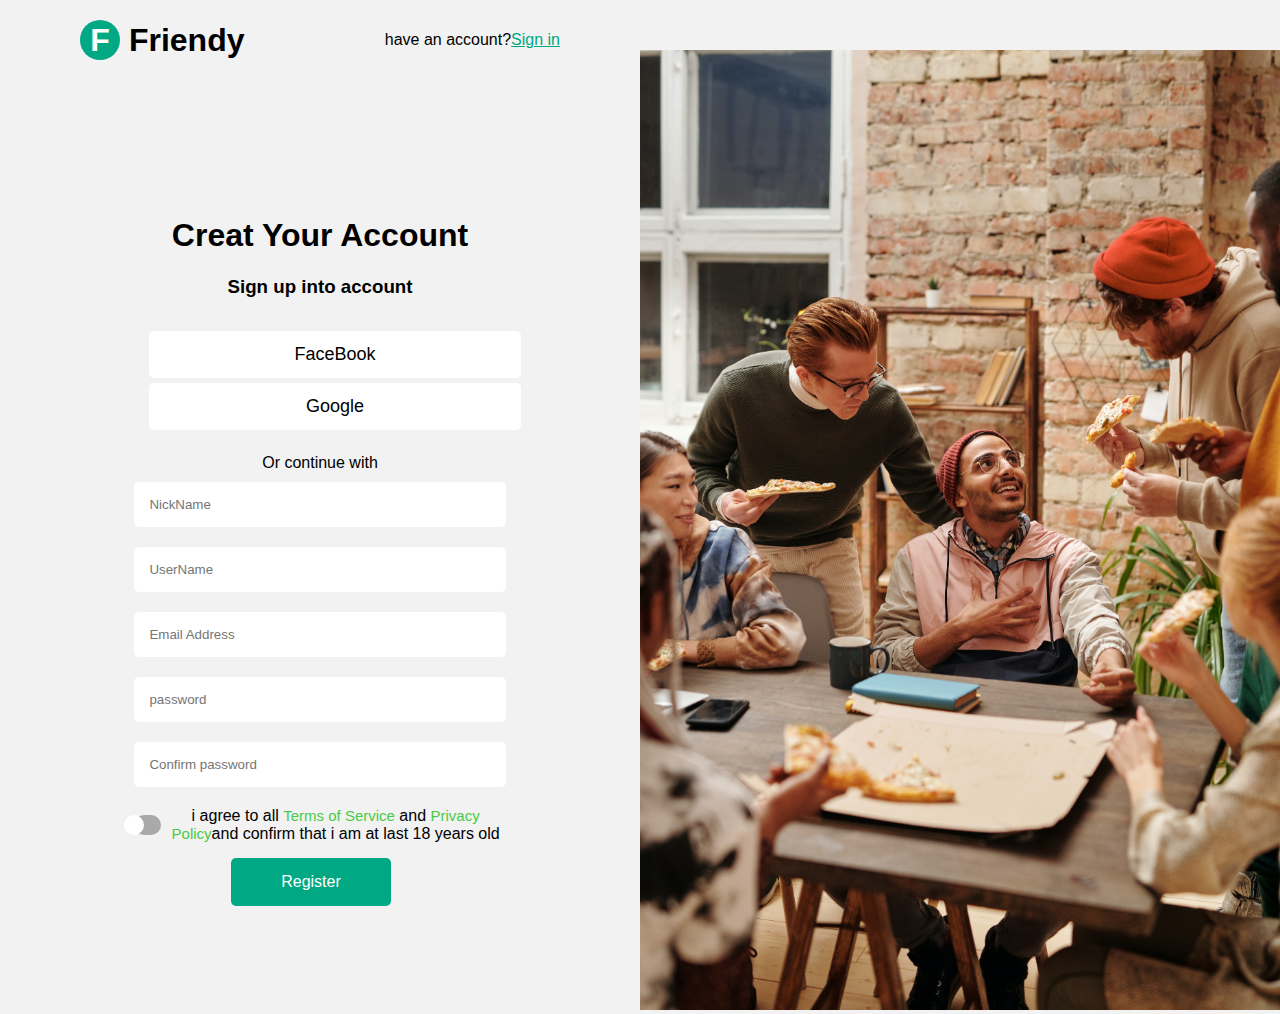
<file: creatAcc.html>
<!DOCTYPE html>
<html lang="en">
<head>
    <meta charset="UTF-8">
    <meta name="viewport" content="width=device-width, initial-scale=1.0">
    <title>Register</title>
    <link rel="stylesheet" href="style.css">
    <link rel="stylesheet" href="creatAcc.css">

</head>
<body>
    <div class="main" >
        <div class="img">
            <img src="images/big-bg.jpg" alt="">
        </div>

        <div id="SignUp" class="mainText">
            <header>
                <div class="logo">
                    <h1><p>F</p> Friendy</h1>
                </div>
                <p> have an account?<a href="index.html">Sign in</a></p>
            </header>
            <div class="content">

                <div class="text">
                    <h1>Creat Your Account</h1>
                    <h3>Sign up into account</h3>
                    <div class="links">
                        <a href="#">FaceBook</a>
                        <a href="#">Google</a>
                    </div>
                    <p>Or continue with</p>
                </div>
                
                    
                    <form action="">
                        <input class="email-input" type="text" placeholder="NickName" required>
                        <input class="email-input" type="text" placeholder="UserName" required>
                        <input class="email-input" type="email" placeholder="Email Address" required>
                        <input class="password-input"  type="password" placeholder="password" required>
                        <input class="password-input"  type="password" placeholder="Confirm password" required>
                        
                        <div class="remember">
                            <p ><label for="toggle" class="toggle-label">
                                <input class="circle" id="toggle" name="toggle" type="checkbox" />
                              </label>
                               
                               <span id="rememberText">i agree to all <a href="#">Terms of Service</a> and <a href="#">Privacy Policy</a>and confirm that i am  at last 18 years old</span>
                            </p>
                        </div>
                        
                    <a onclick="check()" href="creatAcc.html">
                        <input class="log-in"  type="submit" value="Register">
                    </a>    
                    
                    <!-- <button onclick="check()"><a href="creatAcc.html"></a></button> -->
                    </form>

                   
                    
            </div>
        </div>
</body>
</html>
</file>
<file: style.css>
* {
    padding: 0;
    margin: 0;
    box-sizing: border-box;
    font-family: sans-serif;
}
:root {
    --main-color: #00a884;
}
.main {
    width: 100%;
    height: 110vh;
    display: flex;
    flex-direction: row-reverse;
    height: auto;
    min-height: 100vh;
    overflow-y: auto;
    background: #d9d9d957;
}
.main .img {
    width: 50%;
    height: 100%;
    margin-top: 50px;
}
.main .img img {
    width: 100%;
    height: 100%;
}
.main .mainText {
    width: 50%;
    display: flex;
    flex-direction: column;
    justify-content: center;
    align-items: center;
    height: 100%;
    position: relative;
    height: auto;
    min-height: 90vh;
    overflow-y: auto;
    =: 50px;
}
.main header {
    height: 80px;
    position: absolute;
    top: 0;
    display: flex;
    width: 100%;
    justify-content: space-between;
    align-items: center;
    padding: 0 80px;
}
.main .mainText header .logo {}
.main .mainText header .logo h1 {}
.main .mainText header .logo h1 p {
    width: 40px;
    height: 40px;
    display: inline-flex;
    background-color: var(--main-color);
    border-radius: 50%;
    color: white;
    justify-content: center;
    align-items: center;
}
.main .mainText header p {}
.main .mainText header p a {
    color: var(--main-color);
}
.main .mainText .content {
    text-align: center;
    width: 58%;
    margin-top: 100px;
}
.main .mainText .content .text {}
.main .mainText .content .text h1 {
    line-height: 54px;
}
.main .mainText .content .text h3 {
    line-height: 50px;
}
.main .mainText .content .text .links {
    padding: 19px 0;
}
.main .mainText .content .text .links a {
    font-size: 18px;
    text-decoration: none;
    background: white;
    padding: 10px 15px;
    color: black;
    border-radius: 5px;
    margin: 0 15px;
    transition: 0.3s;
    width: 100%;
    display: block;
    white-space: nowrap;
    vertical-align: middle;
    cursor: pointer;
    -webkit-user-select: none;
    -moz-user-select: none;
    -ms-user-select: none;
    user-select: none;
    line-height: 1.5;
    margin-bottom: 5px;
}
.main .mainText .content .text .links a:hover {
    background-color: var(--main-color);
    color: white;
}
.dvr {
    display: block;
    position: relative;
    margin: 14px 0;
    border-top: 1px solid rgb(203 195 195);
}

.dvr[data-dvr]::after,.dvrv[data-dvr]::after {
    color: currentColor;
    content: attr(data-dvr);
    display: inline-block;
    font-size: 14px;
    white-space: nowrap;
    padding: 0 16px;
    -webkit-transform: translateY(-0.92rem);
    -ms-transform: translateY(-0.92rem);
    transform: translateY(-0.92rem);
    background-color: #f2f2f2;
}

.dvr[data-dvr] {
    margin: 14px 0;
}

.dvrv {
    display: block
}

.dvrv::before {
    bottom: 0.4rem;
    content: "";
    display: block;
    left: 50%;
    position: absolute;
    top: 0.4rem;
    border-left: .063rem solid rgba(189,189,189,0.25);
    -webkit-transform: translateX(-50%);
    -ms-transform: translateX(-50%);
    transform: translateX(-50%)
}

.dvrv[data-dvr]::after {
    left: 50%;
    padding: 0.2rem 0;
    position: absolute;
    top: 50%;
    -webkit-transform: translate(-50%,-50%);
    -ms-transform: translate(-50%,-50%);
    transform: translate(-50%,-50%)
}

.main .mainText .content form {}
.main .mainText .content form .email-input {
    width: 100%;
    padding: 15px;
    margin: 10px 0;
    border: none;
    outline: none;
    border-radius: 5px;
}
.main .mainText .content form .password-input {
    width: 100%;
    padding: 15px;
    margin: 10px 0;
    border: none;
    outline: none;
    border-radius: 5px;
}
.toggle-label {
    width: 48px;
    height: 20px;
    cursor: pointer;
    display: inline-block;
    padding: 0px;
    background: #0000004d;
    border-radius: 50px;
    box-shadow: 0px 0px 16px -8px #fefefe;
    user-select: none;
    margin-right: 5px;
}
.toggle-label .circle {
    appearance: none;
    position: relative;
    width: 20px;
    height: 20px;
    background: white;
    border-radius: 50%;
    transition: all 0.5s cubic-bezier(1, 0, 0, 1);
    left: -14px;
}
.toggle-label .circle:checked {
    background: var(--main-color);
    left: calc(100% - 40px);
}
.toggle-label:has(.circle:checked)::before {
    left: 100%;
    transform: translate(0, -50%);
}
.toggle-label:has(.circle:checked)::after {
    left: 30%;
    transform: translate(-50%, -50%);
}
.toggle-label .circle::after {
    border: none;
    margin-left: -5px;
    height: 18px;
    width: 3px;
    background-color: #fefefe;
    transition-delay: 150ms;
}
.toggle-label .circle::before {
    transition-delay: 50ms;
}
.toggle-label .circle:checked::before {
    opacity: 0;
}
.toggle-label .circle:checked::after {
    width: 20px;
    height: 20px;
    margin-left: 0px;
    border-radius: 5px;
}
.main .mainText .content .remember {
    display: flex;
    justify-content: space-between;
    padding-top: 10px;
    padding-bottom: 15px;
}
.main .mainText .content .remember p {
    display: flex;
    align-items: center;
}
.main .mainText .content .remember a {
    text-decoration: none;
    color: red;
    font-size: 15px;
}
.main .mainText .content .log-in {
    width: 43%;
    padding: 15px;
    background: var(--main-color);
    color: white;
    font-size: 16px;
    border: none;
    border-radius: 5px;
    cursor: pointer;
    display: inline-block;
    margin-right: 18px;
}
.main .mainText .content .singup {
    background: none;
    color: black;
}
.creat-acc {
    display: none;
    justify-content: center;
    align-items: center;
    position: absolute;
    top: 50%;
    left: 30%;
}
/* Start Media Screen */

@media (min-width: 320px) and (max-width:600px) {
    .main {
        flex-direction: column;
        justify-content: center;
        align-items: center;
    }
    .main .mainText {
        background-color: #d9d9d957;
        width: 100%;
    }
    .main .img {
        display: none;
    }
    .main header {
        justify-content: center;
        padding: 0;
        padding-top: 70px;
        flex-direction: column;
    }
    .main .mainText header .logo {
        padding: 15px 0;
    }
    .main .mainText header .logo h1 {
        font-size: 22px;
    }
    .main .mainText header .logo h1 p {
        font-size: 22px;
    }
    .main .mainText header p {
        font-size: 13px;
    }
    .main .mainText .content .text p:before {
        width: 29%;
    }
    .main .mainText .content .text p::after {
        width: 29%;
    }
    .main .mainText .content .remember a {
        font-size: 12px;
    }
    .main .mainText .content .text h1 {
        font-size: 28px;
    }
    .main .mainText .content .text h3 {
        font-size: 14px;
    }
    .main .mainText .content .text .links {
        display: block;
        justify-content: center;
    }
    .main .mainText .content {
        width: 80%;
    }
    #rememberText {
        font-size: 13px;
    }
    .toggle-label {
        width: 48px;
        height: 23px;
    }
    .toggle-label .circle {
        width: 17px;
        height: 17px;
        left: -13px;
        top: -1px;
    }
}
@media (min-width: 601px) and (max-width:769px) {
    .main {
        flex-direction: column;
        justify-content: center;
        align-items: center;
    }
    .main .mainText {
        background-color: #d9d9d957;
        width: 100%;
    }
    .main .img {
        display: none;
    }
    .main header {
        justify-content: center;
        padding: 0;
        padding-top: 70px;
        flex-direction: column;
    }
    .main .mainText header .logo {
        padding: 15px 0;
    }
    .main .mainText header .logo h1 {
        font-size: 22px;
    }
    .main .mainText header .logo h1 p {
        font-size: 22px;
    }
    .main .mainText header p {
        font-size: 13px;
    }
    .main .mainText .content .text p:before {
        width: 37%;
    }
    .main .mainText .content .text p::after {
        width: 37%;
    }
    .main .mainText .content .remember a {
        font-size: 12px;
    }
    .main .mainText .content .text {
        padding-top: 108px;
    }
    .main .mainText .content .text h1 {
        font-size: 28px;
    }
    .main .mainText .content .text h3 {
        font-size: 14px;
    }
    .main .mainText .content .text .links {
        display: flex;
        justify-content: center;
    }
    .main .mainText .content {
        width: 80%;
    }
    #rememberText {
        font-size: 13px;
    }
    .toggle-label {
        width: 48px;
        height: 23px;
    }
    .toggle-label .circle {
        width: 17px;
        height: 17px;
        left: -13px;
        top: -1px;
    }
}
/* End Media Screen */
</file>
<file: creatAcc.css>
.toggle-label{

}
.toggle-label .circle{
    left: -14px;
}
.main .mainText .content .remember a{
    color: #47cb47;
} 
@media (min-width: 320px) and (max-width: 600px){
   
    .main .mainText .content .text{
        padding-top: 42px;
    }
    .main .mainText .content .text h1{
        font-size: 20px;
    }
    .main{
        height: 145vh;
    }
    .toggle-label{
        display: none;
    }
}
@media (min-width: 601px) and (max-width: 769px){
   
    .main .mainText .content .text{
        padding-top: 42px;
    }
    .main .mainText .content .text h1{
        font-size: 20px;
    }
    .main{
        height: 145vh;
    }
}
@media (min-width: 769px) and (max-width: 1024px){
    .main{
        height: 141vh;
    }
    .main .mainText{
        width: 50%;
    }
    .main .img{
        width: 50%;
    }
    .main .mainText .content .text{
        padding-top: 0px;
    }
    .main header{
        padding: 0 13px;
    }
    .main .mainText .content .text h1{
        font-size: 24px;
    }
    .main .mainText .content .text .links{
        display: flex;
    }
    .main .mainText .content .text p{
        font-size: 12px;
    }
    .main .mainText .content .text p:before{
        width: 60px;
    }
    .main .mainText .content .text p:after{
        width: 60px;
    }
    #rememberText{
        font-size: 12px;
    }
    .main .mainText .content .remember a{
        font-size: 12px;
    }
    .toggle-label{
        width: 143px;
    }
}
</file>
